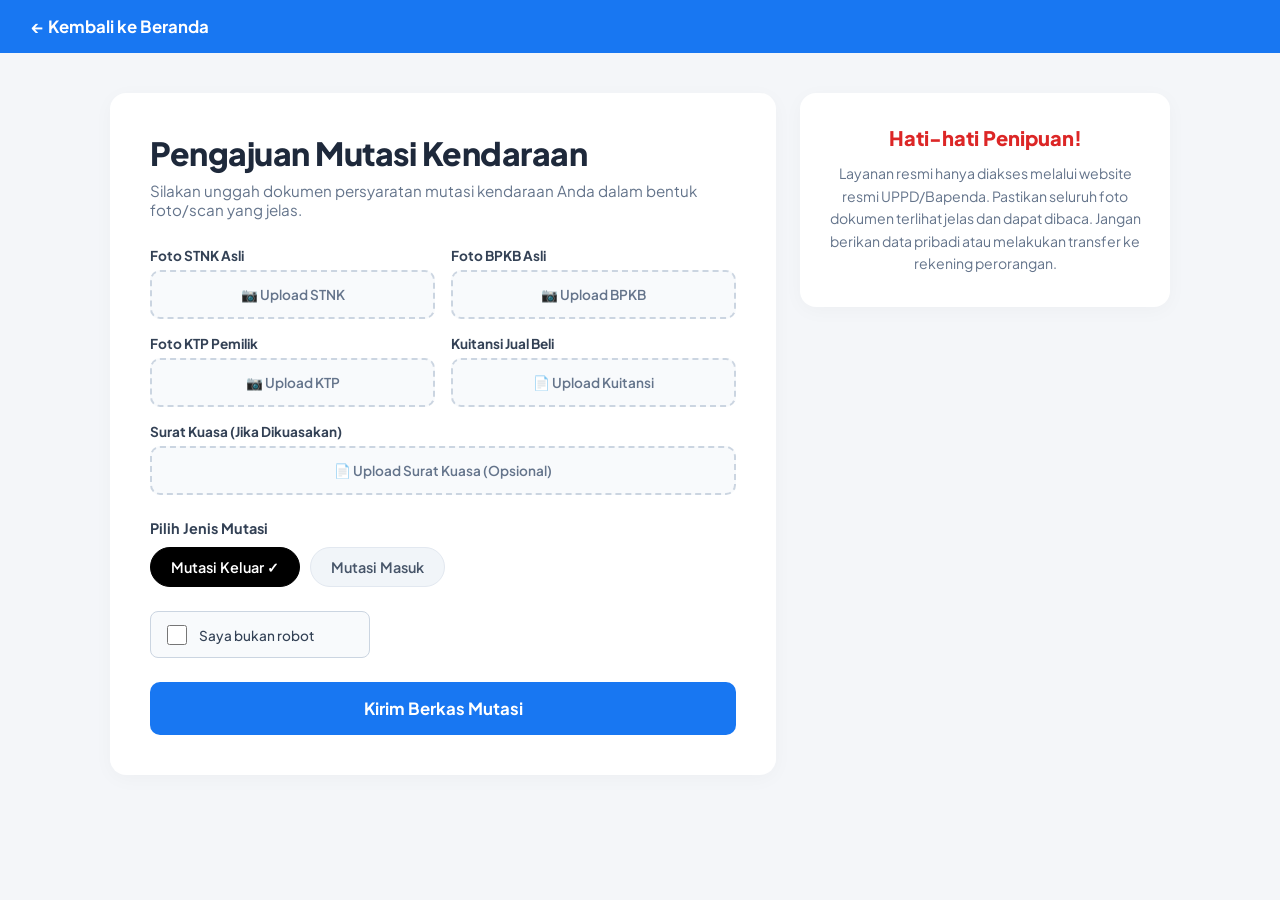
<file: pages/mutasi_kendaraan.html>
<!DOCTYPE html>
<html lang="id">
<head>
    <meta charset="UTF-8">
    <meta name="viewport" content="width=device-width, initial-scale=1.0">
    <title>Pengajuan Mutasi Kendaraan - UPPD Kota Semarang II</title>
    <!-- Import Font Plus Jakarta Sans -->
    <link rel="preconnect" href="https://fonts.googleapis.com">
    <link rel="preconnect" href="https://fonts.gstatic.com" crossorigin>
    <link href="https://fonts.googleapis.com/css2?family=Plus+Jakarta+Sans:wght@400;500;600;700;800&display=swap" rel="stylesheet">
    
    <style>
        * {
            margin: 0;
            padding: 0;
            box-sizing: border-box;
            font-family: 'Plus Jakarta Sans', -apple-system, BlinkMacSystemFont, sans-serif;
        }

        body {
            background-color: #f4f6f9;
            color: #333333;
            min-height: 100vh;
        }

        /* Top Bar Navigation */
        .top-bar {
            background-color: #1877f2;
            padding: 16px 32px;
            width: 100%;
        }

        .back-button {
            color: #ffffff;
            text-decoration: none;
            font-size: 1.05rem;
            font-weight: 700;
            display: inline-flex;
            align-items: center;
            gap: 8px;
            transition: opacity 0.2s ease;
        }

        .back-button:hover {
            opacity: 0.85;
        }

        /* Container Layout Split */
        .main-container {
            max-width: 1100px;
            margin: 40px auto;
            padding: 0 20px;
            display: grid;
            grid-template-columns: 1.8fr 1fr;
            gap: 24px;
            align-items: start;
        }

        /* Form Card Layout */
        .card-form {
            background: #ffffff;
            border-radius: 16px;
            padding: 40px;
            box-shadow: 0 4px 20px rgba(0, 0, 0, 0.03);
        }

        .page-title {
            color: #1e293b;
            font-size: 2rem;
            font-weight: 800;
            margin-bottom: 8px;
            letter-spacing: -0.5px;
        }

        .page-subtitle {
            color: #64748b;
            font-size: 0.95rem;
            margin-bottom: 28px;
        }

        /* Grid Upload Dokumen */
        .upload-grid {
            display: grid;
            grid-template-columns: 1fr 1fr;
            gap: 16px;
            margin-bottom: 24px;
        }

        .upload-item {
            display: flex;
            flex-direction: column;
            gap: 6px;
        }

        .upload-item.full-width {
            grid-column: span 2;
        }

        .upload-label {
            font-size: 0.85rem;
            font-weight: 700;
            color: #334155;
        }

        .file-input-wrapper {
            position: relative;
            background-color: #f8fafc;
            border: 2px dashed #cbd5e1;
            border-radius: 10px;
            padding: 14px;
            text-align: center;
            cursor: pointer;
            transition: all 0.2s ease;
        }

        .file-input-wrapper:hover {
            border-color: #1877f2;
            background-color: #f0f7ff;
        }

        .file-input-wrapper input[type="file"] {
            position: absolute;
            top: 0;
            left: 0;
            width: 100%;
            height: 100%;
            opacity: 0;
            cursor: pointer;
        }

        .file-input-text {
            font-size: 0.85rem;
            color: #64748b;
            font-weight: 600;
            display: flex;
            align-items: center;
            justify-content: center;
            gap: 8px;
        }

        /* Type / Option Select Group */
        .form-group-label {
            font-size: 0.9rem;
            font-weight: 700;
            color: #334155;
            margin-bottom: 10px;
            display: block;
        }

        .option-group {
            display: flex;
            gap: 10px;
            margin-bottom: 24px;
        }

        .badge-btn {
            background-color: #f1f5f9;
            border: 1px solid #e2e8f0;
            color: #475569;
            padding: 10px 20px;
            border-radius: 20px;
            font-size: 0.9rem;
            font-weight: 600;
            cursor: pointer;
            transition: all 0.2s ease;
        }

        .badge-btn.active {
            background-color: #000000;
            color: #ffffff;
            border-color: #000000;
        }

        /* Captcha Mockup */
        .captcha-box {
            border: 1px solid #cbd5e1;
            background-color: #f8fafc;
            border-radius: 8px;
            padding: 12px 16px;
            display: inline-flex;
            align-items: center;
            gap: 12px;
            margin-bottom: 24px;
            width: 220px;
        }

        .captcha-box input[type="checkbox"] {
            width: 20px;
            height: 20px;
            cursor: pointer;
        }

        .captcha-box span {
            font-size: 0.85rem;
            color: #334155;
            font-weight: 500;
        }

        /* Submit Button */
        .btn-submit {
            width: 100%;
            background-color: #1877f2;
            color: #ffffff;
            border: none;
            padding: 16px;
            border-radius: 10px;
            font-size: 1.05rem;
            font-weight: 700;
            cursor: pointer;
            transition: background-color 0.2s ease;
        }

        .btn-submit:hover {
            background-color: #1464cc;
        }

        /* Warning Card (Right Side) */
        .card-warning {
            background: #ffffff;
            border-radius: 16px;
            padding: 32px 24px;
            box-shadow: 0 4px 20px rgba(0, 0, 0, 0.03);
            text-align: center;
        }

        .warning-title {
            color: #dc2626;
            font-size: 1.25rem;
            font-weight: 800;
            margin-bottom: 12px;
        }

        .warning-text {
            color: #64748b;
            font-size: 0.88rem;
            line-height: 1.6;
        }

        /* Responsive Breakpoint */
        @media (max-width: 850px) {
            .main-container {
                grid-template-columns: 1fr;
            }
            .upload-grid {
                grid-template-columns: 1fr;
            }
            .upload-item.full-width {
                grid-column: span 1;
            }
        }
    </style>
</head>
<body>

    <!-- Top Navigation Bar -->
    <header class="top-bar">
        <a href="index.html" class="back-button">
            &larr; Kembali ke Beranda
        </a>
    </header>

    <!-- Main Container Layout Split -->
    <main class="main-container">
        
        <!-- Left Section: Form Upload Mutasi -->
        <section class="card-form">
            <h1 class="page-title">Pengajuan Mutasi Kendaraan</h1>
            <p class="page-subtitle">Silakan unggah dokumen persyaratan mutasi kendaraan Anda dalam bentuk foto/scan yang jelas.</p>

            <form action="#" method="POST" enctype="multipart/form-data" onsubmit="event.preventDefault();">
                
                <!-- Grid Area Upload Dokumen -->
                <div class="upload-grid">
                    
                    <!-- Foto STNK -->
                    <div class="upload-item">
                        <label class="upload-label">Foto STNK Asli</label>
                        <div class="file-input-wrapper">
                            <input type="file" name="stnk" accept="image/*,.pdf" required>
                            <span class="file-input-text">📷 Upload STNK</span>
                        </div>
                    </div>

                    <!-- Foto BPKB -->
                    <div class="upload-item">
                        <label class="upload-label">Foto BPKB Asli</label>
                        <div class="file-input-wrapper">
                            <input type="file" name="bpkb" accept="image/*,.pdf" required>
                            <span class="file-input-text">📷 Upload BPKB</span>
                        </div>
                    </div>

                    <!-- Foto KTP -->
                    <div class="upload-item">
                        <label class="upload-label">Foto KTP Pemilik</label>
                        <div class="file-input-wrapper">
                            <input type="file" name="ktp" accept="image/*,.pdf" required>
                            <span class="file-input-text">📷 Upload KTP</span>
                        </div>
                    </div>

                    <!-- Foto Kuitansi Jual Beli -->
                    <div class="upload-item">
                        <label class="upload-label">Kuitansi Jual Beli</label>
                        <div class="file-input-wrapper">
                            <input type="file" name="kuitansi" accept="image/*,.pdf" required>
                            <span class="file-input-text">📄 Upload Kuitansi</span>
                        </div>
                    </div>

                    <!-- Surat Kuasa -->
                    <div class="upload-item full-width">
                        <label class="upload-label">Surat Kuasa (Jika Dikuasakan)</label>
                        <div class="file-input-wrapper">
                            <input type="file" name="surat_kuasa" accept="image/*,.pdf">
                            <span class="file-input-text">📄 Upload Surat Kuasa (Opsional)</span>
                        </div>
                    </div>

                </div>

                <!-- Jenis Layanan Mutasi -->
                <label class="form-group-label">Pilih Jenis Mutasi</label>
                <div class="option-group">
                    <button type="button" class="badge-btn active">Mutasi Keluar &#10003;</button>
                    <button type="button" class="badge-btn">Mutasi Masuk</button>
                </div>

                <!-- Captcha Mockup -->
                <div class="captcha-box">
                    <input type="checkbox" id="captcha" required>
                    <label for="captcha"><span>Saya bukan robot</span></label>
                </div>

                <!-- Action Button -->
                <button type="submit" class="btn-submit">Kirim Berkas Mutasi</button>
            </form>
        </section>

        <!-- Right Section: Warning Card -->
        <aside class="card-warning">
            <h2 class="warning-title">Hati-hati Penipuan!</h2>
            <p class="warning-text">
                Layanan resmi hanya diakses melalui website resmi UPPD/Bapenda. Pastikan seluruh foto dokumen terlihat jelas dan dapat dibaca. Jangan berikan data pribadi atau melakukan transfer ke rekening perorangan.
            </p>
        </aside>

    </main>

</body>
</html>
</file>
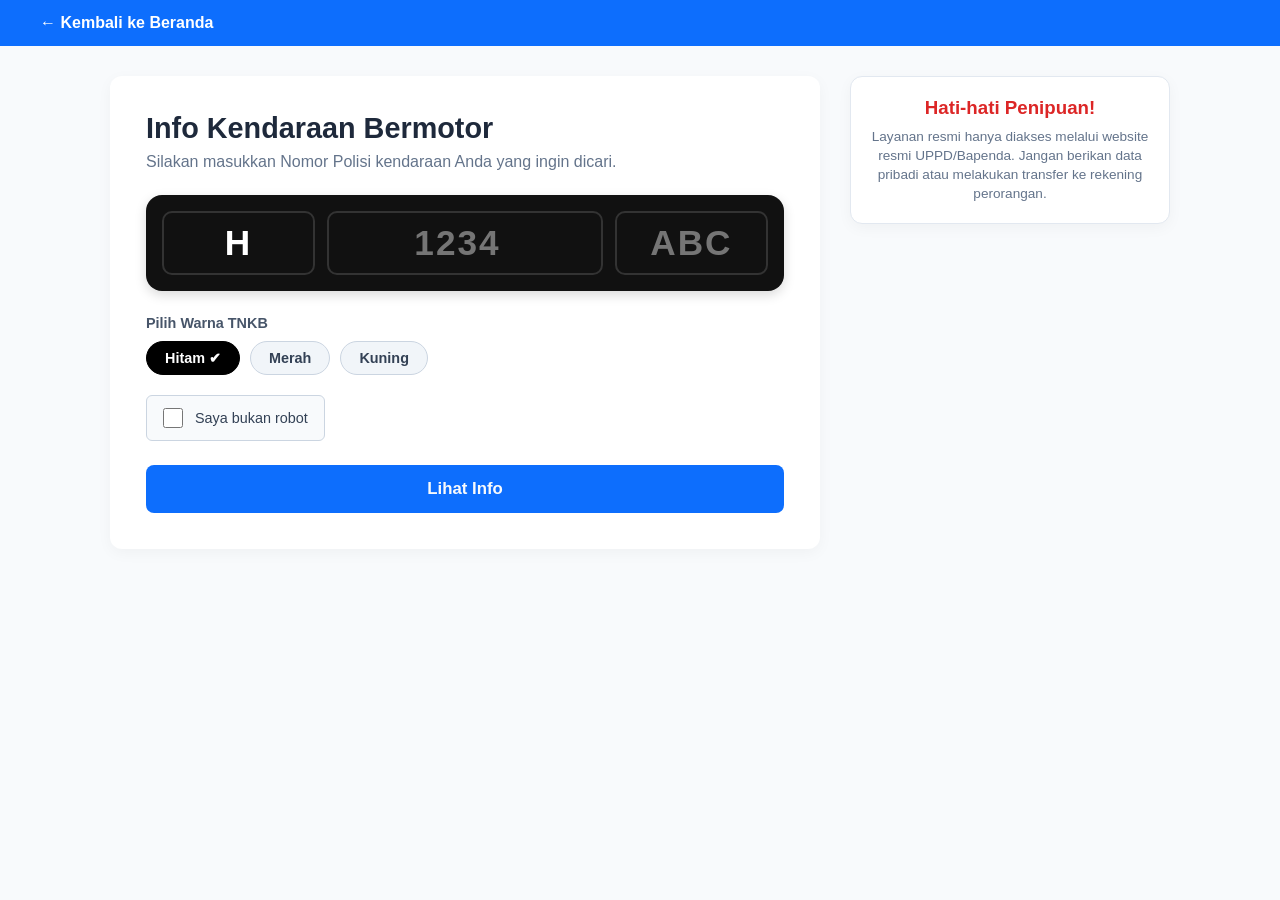
<file: pages/pajak tahunan.html>
<!DOCTYPE html>
<html lang="id">
<head>
    <meta charset="UTF-8">
    <meta name="viewport" content="width=device-width, initial-scale=1.0">
    <title>Info Kendaraan Bermotor - UPPD Kota Semarang II</title>
    <style>
        * {
            box-sizing: border-box;
            margin: 0;
            padding: 0;
            font-family: 'Segoe UI', Roboto, Helvetica, Arial, sans-serif;
        }

        body {
            background-color: #f8fafc;
            color: #334155;
            min-height: 100vh;
        }

        /* Top Bar Header */
        .top-bar {
            background-color: #0d6efd;
            padding: 14px 40px;
            display: flex;
            align-items: center;
        }

        .btn-back {
            color: #ffffff;
            text-decoration: none;
            font-weight: 600;
            font-size: 1rem;
            display: flex;
            align-items: center;
            gap: 8px;
            transition: opacity 0.2s;
        }

        .btn-back:hover {
            opacity: 0.85;
        }

        /* Main Container Layout */
        .main-container {
            max-width: 1100px;
            margin: 30px auto;
            padding: 0 20px;
            display: flex;
            gap: 30px;
        }

        .content-area {
            flex: 1;
            background-color: #ffffff;
            border-radius: 12px;
            padding: 36px;
            box-shadow: 0 4px 15px rgba(0, 0, 0, 0.04);
        }

        .sidebar-area {
            width: 320px;
        }

        .info-card {
            background-color: #ffffff;
            border-radius: 12px;
            padding: 20px;
            box-shadow: 0 4px 15px rgba(0, 0, 0, 0.04);
            border: 1px solid #e2e8f0;
            text-align: center;
        }

        .info-card img {
            max-width: 100%;
            border-radius: 8px;
        }

        .page-title {
            color: #1e293b;
            font-size: 1.8rem;
            font-weight: 700;
            margin-bottom: 8px;
        }

        .page-subtitle {
            color: #64748b;
            font-size: 1rem;
            margin-bottom: 24px;
        }

        /* Plat Nomor Visual Style */
        .plat-container {
            background-color: #111111;
            border-radius: 16px;
            padding: 16px;
            display: flex;
            align-items: center;
            justify-content: space-between;
            gap: 12px;
            margin-bottom: 24px;
            box-shadow: 0 4px 12px rgba(0,0,0,0.15);
        }

        .plat-input-group {
            flex: 1;
        }

        .plat-input-group.center {
            flex: 1.8;
        }

        .plat-input {
            width: 100%;
            background-color: transparent;
            border: 2px solid #333333;
            border-radius: 10px;
            color: #ffffff;
            font-size: 2.2rem;
            font-weight: 800;
            text-align: center;
            text-transform: uppercase;
            padding: 10px 4px;
            outline: none;
            letter-spacing: 2px;
            transition: border-color 0.2s;
        }

        .plat-input:focus {
            border-color: #22c55e;
        }

        /* Warna TNKB Options */
        .tnkb-section {
            margin-bottom: 20px;
        }

        .tnkb-title {
            font-size: 0.9rem;
            font-weight: 600;
            color: #475569;
            margin-bottom: 10px;
        }

        .tnkb-options {
            display: flex;
            gap: 10px;
        }

        /* Style Netral Tombol TNKB */
        .tnkb-btn {
            padding: 8px 18px;
            border-radius: 20px;
            border: 1px solid #cbd5e1;
            background-color: #f1f5f9;
            color: #334155;
            font-weight: 600;
            font-size: 0.9rem;
            cursor: pointer;
            transition: all 0.2s;
        }

        .tnkb-btn:hover {
            border-color: #94a3b8;
        }

        /* Style Khusus Warna Saat Tombol AKTIF */
        .tnkb-btn[data-color="hitam"].active {
            background-color: #000000;
            color: #ffffff;
            border-color: #000000;
        }

        .tnkb-btn[data-color="merah"].active {
            background-color: #dc2626;
            color: #ffffff;
            border-color: #dc2626;
        }

        .tnkb-btn[data-color="kuning"].active {
            background-color: #eab308;
            color: #ffffff;
            border-color: #eab308;
        }

        /* Mock Captcha Box */
        .captcha-box {
            display: inline-flex;
            align-items: center;
            gap: 12px;
            background-color: #f8fafc;
            border: 1px solid #cbd5e1;
            border-radius: 6px;
            padding: 12px 16px;
            margin-bottom: 24px;
        }

        .captcha-checkbox {
            width: 20px;
            height: 20px;
            cursor: pointer;
        }

        .captcha-text {
            font-size: 0.9rem;
            color: #334155;
        }

        /* Submit Button */
        .btn-submit {
            width: 100%;
            background-color:  #0d6efd;
            color:  #f8fafc;
            border: none;
            padding: 14px;
            border-radius: 8px;
            font-weight: 700;
            font-size: 1.05rem;
            cursor: pointer;
            transition: background-color 0.2s;
        }

        .btn-submit.ready {
            background-color: #22c55e;
            color: #ffffff;
        }

        .btn-submit.ready:hover {
            background-color: #16a34a;
        }

        /* Result Section */
        .result-box {
            margin-top: 30px;
            padding: 24px;
            background-color: #f8fafc;
            border: 1px solid #e2e8f0;
            border-radius: 10px;
            display: none;
        }

        .result-box.active {
            display: block;
        }

        .result-row {
            display: flex;
            justify-content: space-between;
            padding: 10px 0;
            border-bottom: 1px solid #edf2f7;
            font-size: 0.95rem;
        }

        .result-row:last-child {
            border-bottom: none;
        }

        .result-row.total {
            border-top: 2px solid #0d6efd;
            margin-top: 10px;
            padding-top: 14px;
            font-weight: bold;
            font-size: 1.1rem;
            color: #1e293b;
        }

        .error-message {
            margin-top: 20px;
            color: #dc3545;
            background-color: #f8d7da;
            border: 1px solid #f5c6cb;
            padding: 12px;
            border-radius: 8px;
            display: none;
        }
    </style>
</head>
<body>

    <!-- Header Navigation -->
    <div class="top-bar">
        <a href="../index.html" class="btn-back">
            &#8592; Kembali ke Beranda
        </a>
    </div>

    <!-- Main Container -->
    <div class="main-container">
        
        <!-- Left Content Area -->
        <div class="content-area">
            <h1 class="page-title">Info Kendaraan Bermotor</h1>
            <p class="page-subtitle">Silakan masukkan Nomor Polisi kendaraan Anda yang ingin dicari.</p>

            <form id="pajakForm">
                <!-- Visual Plat Nomor -->
                <div class="plat-container">
                    <div class="plat-input-group">
                        <input type="text" id="platDepan" class="plat-input" placeholder="H" maxlength="2" required value="H" oninput="this.value = this.value.replace(/[^a-zA-Z]/g, '').toUpperCase();">
                    </div>
                    <div class="plat-input-group center">
                        <input type="number" id="platAngka" class="plat-input" placeholder="1234" oninput="if (this.value.length > 4) this.value = this.value.slice(0, 4);" required>
                    </div>
                    <div class="plat-input-group">
                        <input type="text" id="platBelakang" class="plat-input" placeholder="ABC" maxlength="3" required>
                    </div>
                </div>

                <!-- Opsi Warna TNKB -->
                <div class="tnkb-section">
                    <div class="tnkb-title">Pilih Warna TNKB</div>
                    <div class="tnkb-options">
                        <button type="button" class="tnkb-btn active" data-color="hitam">Hitam &#10004;</button>
                        <button type="button" class="tnkb-btn" data-color="merah">Merah</button>
                        <button type="button" class="tnkb-btn" data-color="kuning">Kuning</button>
                    </div>
                </div>

                <!-- Captcha Mockup -->
                <div class="captcha-box">
                    <input type="checkbox" id="captchaCheck" class="captcha-checkbox" required>
                    <label for="captchaCheck" class="captcha-text">Saya bukan robot</label>
                </div>

                <!-- Submit Button -->
                <button type="submit" id="btnSubmit" class="btn-submit">Lihat Info</button>
            </form>

            <div id="errorMessage" class="error-message">
                Data kendaraan tidak ditemukan. Pastikan nomor plat yang dimasukkan benar.
            </div>

            <!-- Hasil Pencarian -->
            <div id="resultBox" class="result-box">
                <div class="result-row">
                    <span>Nomor Polisi</span>
                    <strong id="resPlat"></strong>
                </div>
                <div class="result-row">
                    <span>Merk / Tipe Kendaraan</span>
                    <strong id="resMerk"></strong>
                </div>
                <div class="result-row">
                    <span>Tahun Pembuatan</span>
                    <strong id="resTahun"></strong>
                </div>
                <div class="result-row">
                    <span>Jatuh Tempo PKB</span>
                    <strong id="resJatuhTempo"></strong>
                </div>
                <div class="result-row">
                    <span>PKB Pokok</span>
                    <span id="resPKB"></span>
                </div>
                <div class="result-row">
                    <span>SWDKLLJ</span>
                    <span id="resSWDKLLJ"></span>
                </div>
                <div class="result-row total">
                    <span>Total Tagihan Pajak</span>
                    <span id="resTotal" style="color: #0d6efd;"></span>
                </div>
            </div>
        </div>

        <!-- Right Sidebar Area -->
        <div class="sidebar-area">
            <div class="info-card">
                <h3 style="color: #dc2626; margin-bottom: 8px;">Hati-hati Penipuan!</h3>
                <p style="font-size: 0.85rem; color: #64748b; line-height: 1.4;">
                    Layanan resmi hanya diakses melalui website resmi UPPD/Bapenda. Jangan berikan data pribadi atau melakukan transfer ke rekening perorangan.
                </p>
            </div>
        </div>

    </div>

    <script>
        // Logic Pilihan Warna TNKB
        const tnkbButtons = document.querySelectorAll('.tnkb-btn');

        tnkbButtons.forEach(button => {
            button.addEventListener('click', function() {
                // Hapus class 'active' dan simbol centang dari semua tombol
                tnkbButtons.forEach(btn => {
                    btn.classList.remove('active');
                    btn.innerHTML = btn.innerText.replace(' ✔', '');
                });

                // Tambahkan class 'active' dan simbol centang ke tombol yang diklik
                this.classList.add('active');
                this.innerHTML += ' &#10004;';
            });
        });

        // Logic Captcha
        const captchaCheck = document.getElementById('captchaCheck');
        const btnSubmit = document.getElementById('btnSubmit');

        captchaCheck.addEventListener('change', function() {
            if(this.checked) {
                btnSubmit.classList.add('ready');
            } else {
                btnSubmit.classList.remove('ready');
            }
        });

        // Logic Form Submit
        document.getElementById('pajakForm').addEventListener('submit', function(e) {
            e.preventDefault();
            
            const depan = document.getElementById('platDepan').value.trim().toUpperCase();
            const angka = document.getElementById('platAngka').value.trim();
            const belakang = document.getElementById('platBelakang').value.trim().toUpperCase();
            
            const fullPlat = `${depan} ${angka} ${belakang}`;

            const resultBox = document.getElementById('resultBox');
            const errorMsg = document.getElementById('errorMessage');

            // Simulasi Data Database
            const database = {
                "H 1234 ABC": {
                    merk: "Honda Vario 160",
                    tahun: "2023",
                    jatuhTempo: "15 Oktober 2026",
                    pkb: 350000,
                    swdkllj: 35000
                },
                "H 8888 XYZ": {
                    merk: "Toyota Avanza Veloz",
                    tahun: "2021",
                    jatuhTempo: "20 Mei 2026",
                    pkb: 2850000,
                    swdkllj: 143000
                }
            };

            const formatRupiah = (number) => {
                return 'Rp ' + number.toLocaleString('id-ID');
            };

            if (database[fullPlat]) {
                const data = database[fullPlat];
                const total = data.pkb + data.swdkllj;

                document.getElementById('resPlat').innerText = fullPlat;
                document.getElementById('resMerk').innerText = data.merk;
                document.getElementById('resTahun').innerText = data.tahun;
                document.getElementById('resJatuhTempo').innerText = data.jatuhTempo;
                document.getElementById('resPKB').innerText = formatRupiah(data.pkb);
                document.getElementById('resSWDKLLJ').innerText = formatRupiah(data.swdkllj);
                document.getElementById('resTotal').innerText = formatRupiah(total);

                errorMsg.style.display = 'none';
                resultBox.classList.add('active');
            } else {
                resultBox.classList.remove('active');
                errorMsg.style.display = 'block';
            }
        });
    </script>
</body>
</html>
</file>
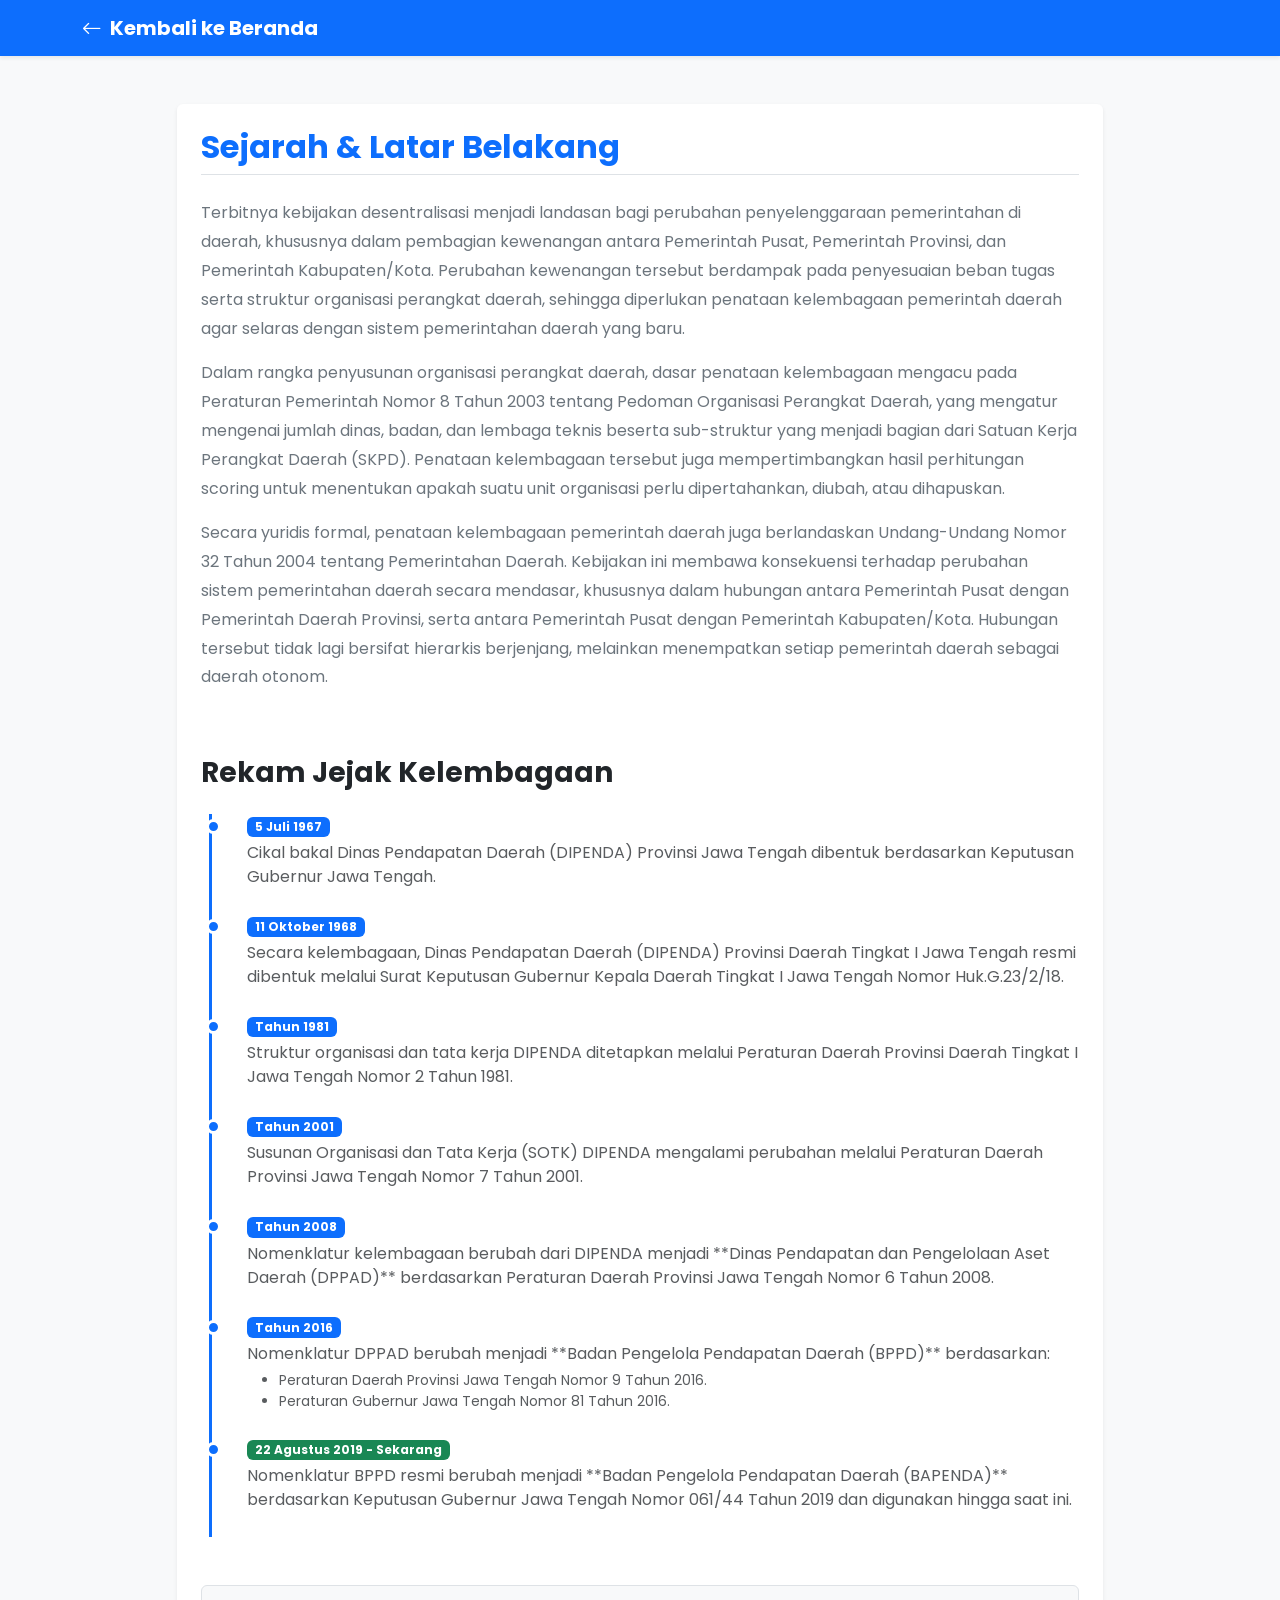
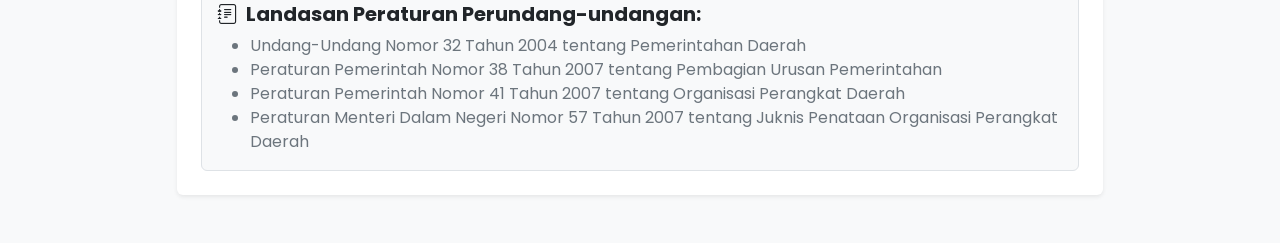
<file: pages/sejarah.html>
<!DOCTYPE html>
<html lang="id">
<head>
    <meta charset="UTF-8">
    <meta name="viewport" content="width=device-width, initial-scale=1.0">
    <title>Sejarah - UPPD Kota Semarang II</title>
    <!-- Bootstrap CSS -->
    <link href="https://cdn.jsdelivr.net/npm/bootstrap@5.3.8/dist/css/bootstrap.min.css" rel="stylesheet">
    <!-- Bootstrap Icons -->
    <link rel="stylesheet" href="https://cdn.jsdelivr.net/npm/bootstrap-icons@1.13.1/font/bootstrap-icons.min.css">
    <!-- Google Font -->
    <link href="https://fonts.googleapis.com/css2?family=Poppins:wght@300;400;500;600;700&display=swap" rel="stylesheet">
    <style>
        body {
            font-family: 'Poppins', sans-serif;
            background-color: #f8f9fa;
        }
        .timeline {
            position: relative;
            padding-left: 20px;
            border-left: 3px solid #0d6efd;
        }
        .timeline-item {
            position: relative;
            margin-bottom: 25px;
            padding-left: 15px;
        }
        .timeline-item::before {
            content: '';
            position: absolute;
            left: -26px;
            top: 5px;
            width: 15px;
            height: 15px;
            border-radius: 50%;
            background-color: #0d6efd;
            border: 3px solid #fff;
        }
    </style>
</head>
<body>

    <!-- Header / Navbar Sederhana -->
    <nav class="navbar navbar-expand-lg navbar-dark bg-primary shadow-sm mb-4">
        <div class="container">
            <a class="navbar-brand fw-bold" href="../index.html">
                <i class="bi bi-arrow-left me-2"></i>Kembali ke Beranda
            </a>
        </div>
    </nav>

    <!-- Content Utama -->
    <div class="container my-5">
        <div class="row justify-content-center">
            <div class="col-lg-10">
                <div class="card shadow-sm border-0 p-4">
                    
                    <h2 class="fw-bold text-primary mb-4 border-bottom pb-2">Sejarah & Latar Belakang</h2>
                    
                    <!-- Latar Belakang Deskripsi -->
                    <div class="mb-5 text-secondary style-description" style="line-height: 1.8;">
                        <p>Terbitnya kebijakan desentralisasi menjadi landasan bagi perubahan penyelenggaraan pemerintahan di daerah, khususnya dalam pembagian kewenangan antara Pemerintah Pusat, Pemerintah Provinsi, dan Pemerintah Kabupaten/Kota. Perubahan kewenangan tersebut berdampak pada penyesuaian beban tugas serta struktur organisasi perangkat daerah, sehingga diperlukan penataan kelembagaan pemerintah daerah agar selaras dengan sistem pemerintahan daerah yang baru.</p>
                        
                        <p>Dalam rangka penyusunan organisasi perangkat daerah, dasar penataan kelembagaan mengacu pada Peraturan Pemerintah Nomor 8 Tahun 2003 tentang Pedoman Organisasi Perangkat Daerah, yang mengatur mengenai jumlah dinas, badan, dan lembaga teknis beserta sub-struktur yang menjadi bagian dari Satuan Kerja Perangkat Daerah (SKPD). Penataan kelembagaan tersebut juga mempertimbangkan hasil perhitungan scoring untuk menentukan apakah suatu unit organisasi perlu dipertahankan, diubah, atau dihapuskan.</p>
                        
                        <p>Secara yuridis formal, penataan kelembagaan pemerintah daerah juga berlandaskan Undang-Undang Nomor 32 Tahun 2004 tentang Pemerintahan Daerah. Kebijakan ini membawa konsekuensi terhadap perubahan sistem pemerintahan daerah secara mendasar, khususnya dalam hubungan antara Pemerintah Pusat dengan Pemerintah Daerah Provinsi, serta antara Pemerintah Pusat dengan Pemerintah Kabupaten/Kota. Hubungan tersebut tidak lagi bersifat hierarkis berjenjang, melainkan menempatkan setiap pemerintah daerah sebagai daerah otonom.</p>
                    </div>

                    <!-- Timeline Perjalanan Sejarah -->
                    <h3 class="fw-bold text-dark mb-4">Rekam Jejak Kelembagaan</h3>
                    
                    <div class="timeline ms-2">
                        <div class="timeline-item">
                            <span class="badge bg-primary mb-1">5 Juli 1967</span>
                            <p class="mb-0 text-muted">Cikal bakal Dinas Pendapatan Daerah (DIPENDA) Provinsi Jawa Tengah dibentuk berdasarkan Keputusan Gubernur Jawa Tengah.</p>
                        </div>
                        
                        <div class="timeline-item">
                            <span class="badge bg-primary mb-1">11 Oktober 1968</span>
                            <p class="mb-0 text-muted">Secara kelembagaan, Dinas Pendapatan Daerah (DIPENDA) Provinsi Daerah Tingkat I Jawa Tengah resmi dibentuk melalui Surat Keputusan Gubernur Kepala Daerah Tingkat I Jawa Tengah Nomor Huk.G.23/2/18.</p>
                        </div>

                        <div class="timeline-item">
                            <span class="badge bg-primary mb-1">Tahun 1981</span>
                            <p class="mb-0 text-muted">Struktur organisasi dan tata kerja DIPENDA ditetapkan melalui Peraturan Daerah Provinsi Daerah Tingkat I Jawa Tengah Nomor 2 Tahun 1981.</p>
                        </div>

                        <div class="timeline-item">
                            <span class="badge bg-primary mb-1">Tahun 2001</span>
                            <p class="mb-0 text-muted">Susunan Organisasi dan Tata Kerja (SOTK) DIPENDA mengalami perubahan melalui Peraturan Daerah Provinsi Jawa Tengah Nomor 7 Tahun 2001.</p>
                        </div>

                        <div class="timeline-item">
                            <span class="badge bg-primary mb-1">Tahun 2008</span>
                            <p class="mb-0 text-muted">Nomenklatur kelembagaan berubah dari DIPENDA menjadi **Dinas Pendapatan dan Pengelolaan Aset Daerah (DPPAD)** berdasarkan Peraturan Daerah Provinsi Jawa Tengah Nomor 6 Tahun 2008.</p>
                        </div>

                        <div class="timeline-item">
                            <span class="badge bg-primary mb-1">Tahun 2016</span>
                            <p class="mb-1 text-muted">Nomenklatur DPPAD berubah menjadi **Badan Pengelola Pendapatan Daerah (BPPD)** berdasarkan:</p>
                            <ul class="text-muted small">
                                <li>Peraturan Daerah Provinsi Jawa Tengah Nomor 9 Tahun 2016.</li>
                                <li>Peraturan Gubernur Jawa Tengah Nomor 81 Tahun 2016.</li>
                            </ul>
                        </div>

                        <div class="timeline-item">
                            <span class="badge bg-success mb-1">22 Agustus 2019 - Sekarang</span>
                            <p class="mb-0 text-muted">Nomenklatur BPPD resmi berubah menjadi **Badan Pengelola Pendapatan Daerah (BAPENDA)** berdasarkan Keputusan Gubernur Jawa Tengah Nomor 061/44 Tahun 2019 dan digunakan hingga saat ini.</p>
                        </div>
                    </div>

                    <!-- Dasar Hukum -->
                    <div class="mt-5 p-3 bg-light rounded border">
                        <h5 class="fw-bold"><i class="bi bi-journal-text me-2"></i>Landasan Peraturan Perundang-undangan:</h5>
                        <ul class="mb-0 text-secondary">
                            <li>Undang-Undang Nomor 32 Tahun 2004 tentang Pemerintahan Daerah</li>
                            <li>Peraturan Pemerintah Nomor 38 Tahun 2007 tentang Pembagian Urusan Pemerintahan</li>
                            <li>Peraturan Pemerintah Nomor 41 Tahun 2007 tentang Organisasi Perangkat Daerah</li>
                            <li>Peraturan Menteri Dalam Negeri Nomor 57 Tahun 2007 tentang Juknis Penataan Organisasi Perangkat Daerah</li>
                        </ul>
                    </div>

                </div>
            </div>
        </div>
    </div>

</body>
</html>
</file>
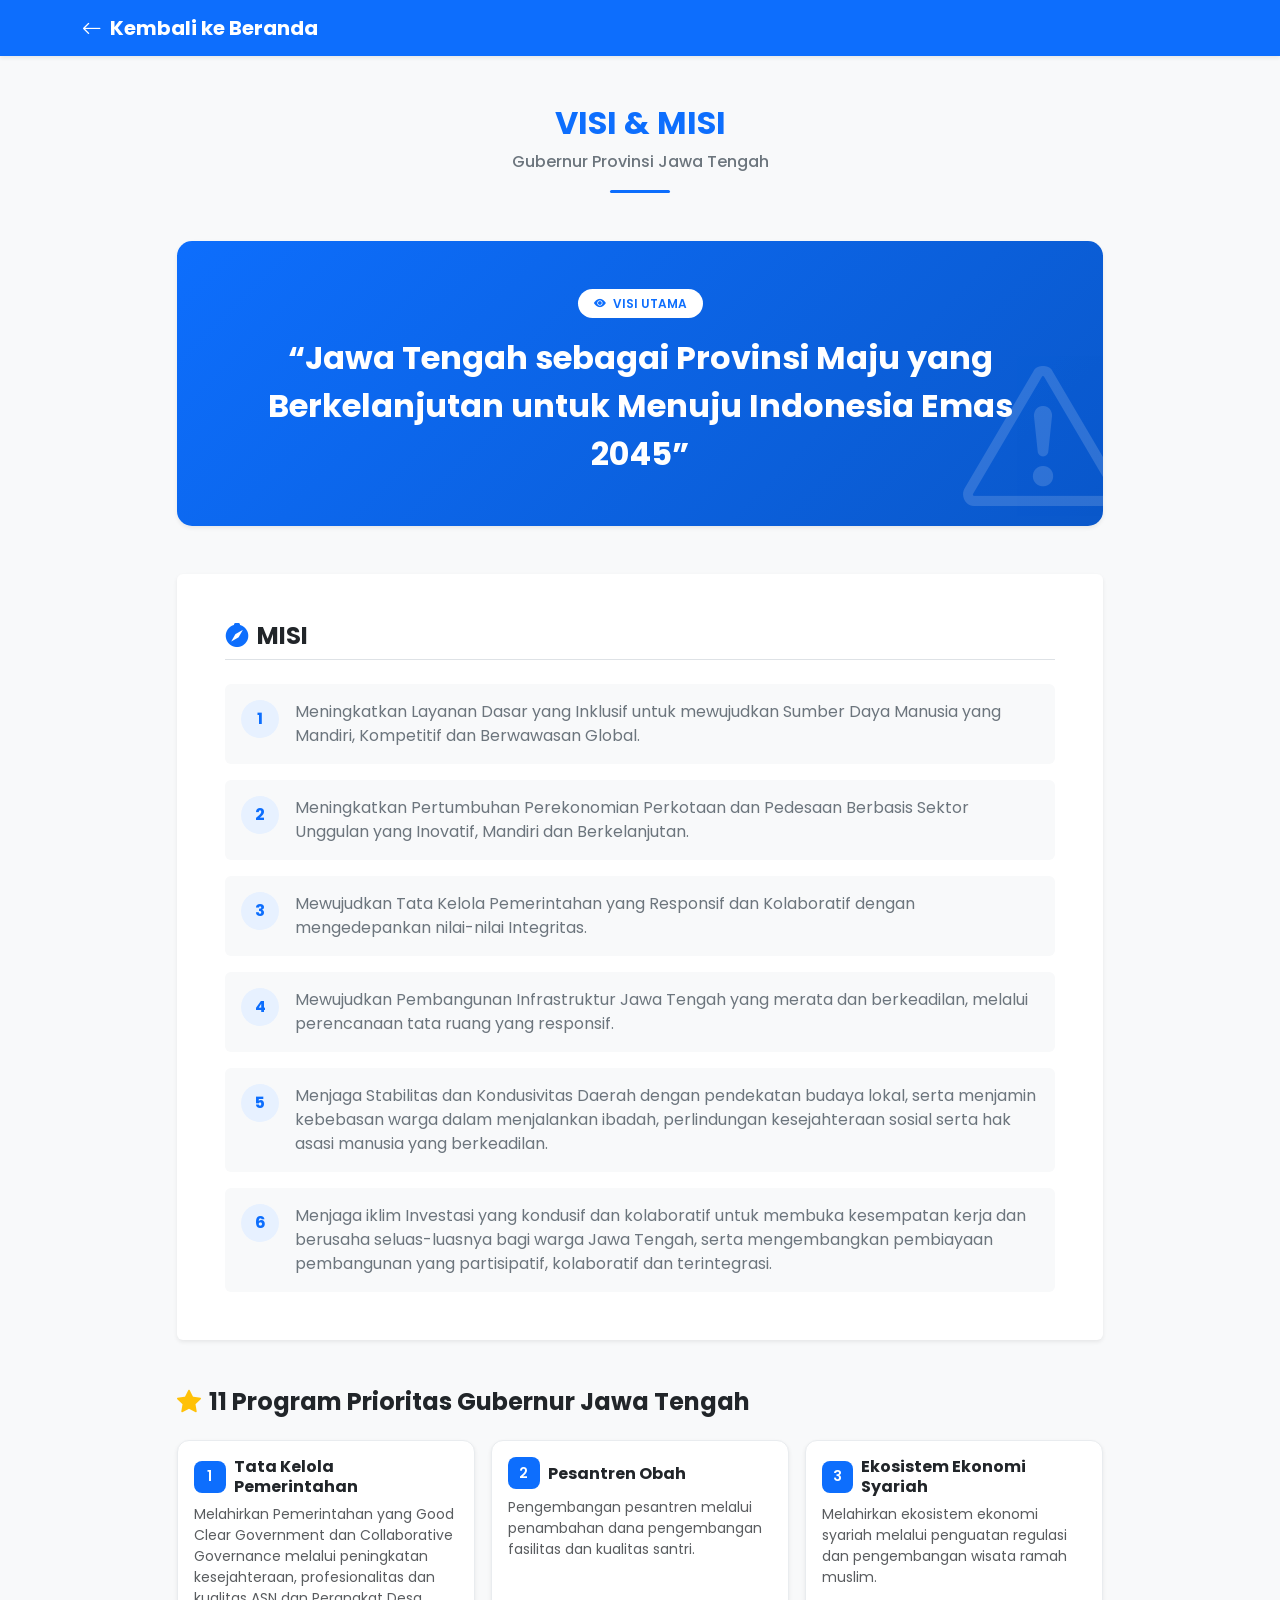
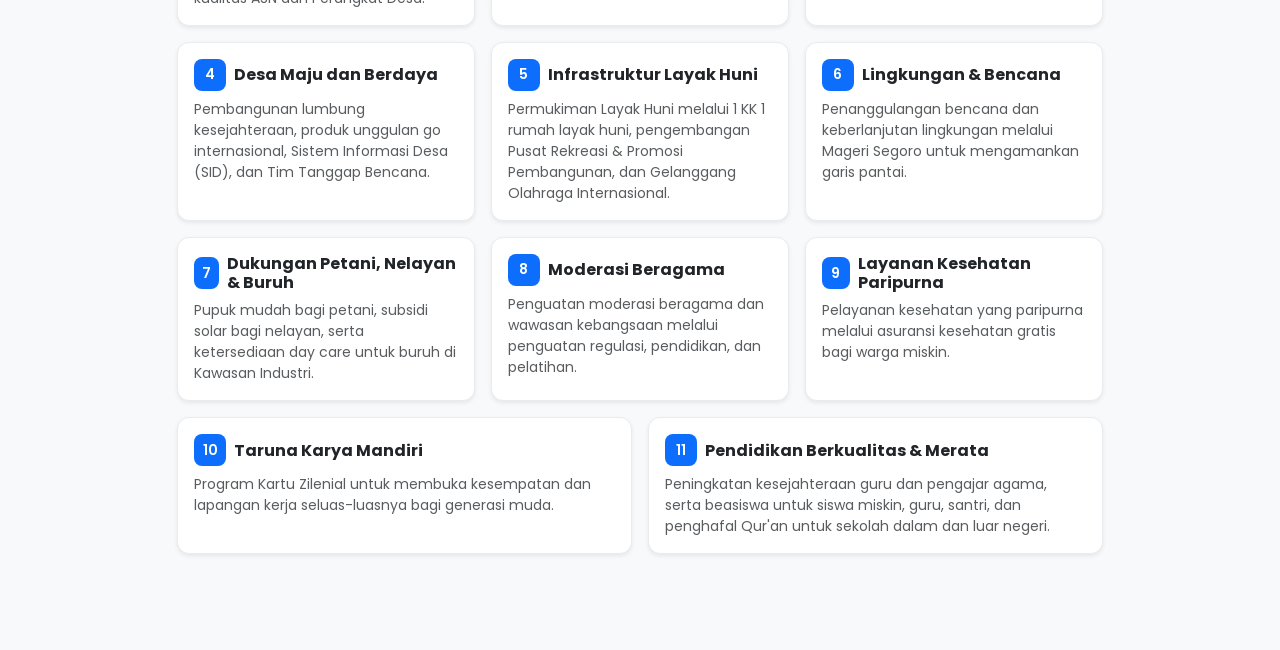
<file: pages/visi misi.html>
<!DOCTYPE html>
<html lang="id">
<head>
    <meta charset="UTF-8">
    <meta name="viewport" content="width=device-width, initial-scale=1.0">
    <title>Visi & Misi - UPPD Kota Semarang II</title>
    <!-- Bootstrap CSS -->
    <link href="https://cdn.jsdelivr.net/npm/bootstrap@5.3.8/dist/css/bootstrap.min.css" rel="stylesheet">
    <!-- Bootstrap Icons -->
    <link rel="stylesheet" href="https://cdn.jsdelivr.net/npm/bootstrap-icons@1.13.1/font/bootstrap-icons.min.css">
    <!-- Google Font -->
    <link href="https://fonts.googleapis.com/css2?family=Poppins:wght@300;400;500;600;700&display=swap" rel="stylesheet">
    <style>
        body {
            font-family: 'Poppins', sans-serif;
            background-color: #f8f9fa;
        }
        .visi-box {
            background: linear-gradient(135deg, #0d6efd 0%, #0a58ca 100%);
            color: white;
            border-radius: 15px;
            position: relative;
            overflow: hidden;
        }
        .visi-box::after {
            content: "\F33B";
            font-family: "bootstrap-icons";
            position: absolute;
            right: -20px;
            bottom: -30px;
            font-size: 160px;
            opacity: 0.15;
            color: white;
        }
        .misi-number {
            width: 38px;
            height: 38px;
            background-color: #e7f1ff;
            color: #0d6efd;
            font-weight: 700;
            border-radius: 50%;
            display: flex;
            align-items: center;
            justify-content: center;
            flex-shrink: 0;
        }
        .program-card {
            border: 1px solid #e9ecef;
            border-radius: 12px;
            transition: all 0.3s ease;
            height: 100%;
            background-color: #ffffff;
        }
        .program-card:hover {
            transform: translateY(-3px);
            box-shadow: 0 10px 20px rgba(0, 0, 0, 0.08) !important;
            border-color: #0d6efd;
        }
        .program-badge {
            background-color: #0d6efd;
            color: #ffffff;
            width: 32px;
            height: 32px;
            border-radius: 8px;
            display: flex;
            align-items: center;
            justify-content: center;
            font-weight: 600;
            font-size: 14px;
        }
    </style>
</head>
<body>

    <!-- Navigation Bar -->
    <nav class="navbar navbar-expand-lg navbar-dark bg-primary shadow-sm mb-4">
        <div class="container">
            <a class="navbar-brand fw-bold" href="../index.html">
                <i class="bi bi-arrow-left me-2"></i>Kembali ke Beranda
            </a>
        </div>
    </nav>

    <!-- Main Content -->
    <div class="container my-5">
        <div class="row justify-content-center">
            <div class="col-lg-10">
                
                <!-- Judul Utama -->
                <div class="text-center mb-5">
                    <h2 class="fw-bold text-primary">VISI & MISI</h2>
                    <p class="text-secondary fw-medium">Gubernur Provinsi Jawa Tengah</p>
                    <div class="mx-auto bg-primary" style="height: 3px; width: 60px; border-radius: 2px;"></div>
                </div>

                <!-- Card Visi -->
                <div class="visi-box p-4 p-md-5 mb-5 shadow-sm text-center">
                    <span class="badge bg-white text-primary px-3 py-2 rounded-pill fw-semibold mb-3">
                        <i class="bi bi-eye-fill me-1"></i> VISI UTAMA
                    </span>
                    <h3 class="fw-bold mb-0 style-quote fs-2" style="line-height: 1.5;">
                        “Jawa Tengah sebagai Provinsi Maju yang Berkelanjutan untuk Menuju Indonesia Emas 2045”
                    </h3>
                </div>

                <!-- Section Misi -->
                <div class="card shadow-sm border-0 p-4 p-md-5 mb-5">
                    <h4 class="fw-bold text-dark mb-4 border-bottom pb-2">
                        <i class="bi bi-compass-fill text-primary me-2"></i>MISI
                    </h4>
                    
                    <div class="d-flex flex-column gap-3">
                        <div class="d-flex align-items-start gap-3 p-3 rounded bg-light">
                            <div class="misi-number">1</div>
                            <p class="mb-0 text-secondary align-self-center">Meningkatkan Layanan Dasar yang Inklusif untuk mewujudkan Sumber Daya Manusia yang Mandiri, Kompetitif dan Berwawasan Global.</p>
                        </div>

                        <div class="d-flex align-items-start gap-3 p-3 rounded bg-light">
                            <div class="misi-number">2</div>
                            <p class="mb-0 text-secondary align-self-center">Meningkatkan Pertumbuhan Perekonomian Perkotaan dan Pedesaan Berbasis Sektor Unggulan yang Inovatif, Mandiri dan Berkelanjutan.</p>
                        </div>

                        <div class="d-flex align-items-start gap-3 p-3 rounded bg-light">
                            <div class="misi-number">3</div>
                            <p class="mb-0 text-secondary align-self-center">Mewujudkan Tata Kelola Pemerintahan yang Responsif dan Kolaboratif dengan mengedepankan nilai-nilai Integritas.</p>
                        </div>

                        <div class="d-flex align-items-start gap-3 p-3 rounded bg-light">
                            <div class="misi-number">4</div>
                            <p class="mb-0 text-secondary align-self-center">Mewujudkan Pembangunan Infrastruktur Jawa Tengah yang merata dan berkeadilan, melalui perencanaan tata ruang yang responsif.</p>
                        </div>

                        <div class="d-flex align-items-start gap-3 p-3 rounded bg-light">
                            <div class="misi-number">5</div>
                            <p class="mb-0 text-secondary align-self-center">Menjaga Stabilitas dan Kondusivitas Daerah dengan pendekatan budaya lokal, serta menjamin kebebasan warga dalam menjalankan ibadah, perlindungan kesejahteraan sosial serta hak asasi manusia yang berkeadilan.</p>
                        </div>

                        <div class="d-flex align-items-start gap-3 p-3 rounded bg-light">
                            <div class="misi-number">6</div>
                            <p class="mb-0 text-secondary align-self-center">Menjaga iklim Investasi yang kondusif dan kolaboratif untuk membuka kesempatan kerja dan berusaha seluas-luasnya bagi warga Jawa Tengah, serta mengembangkan pembiayaan pembangunan yang partisipatif, kolaboratif dan terintegrasi.</p>
                        </div>
                    </div>
                </div>

                <!-- Section 11 Program Prioritas -->
                <div class="mb-5">
                    <div class="d-flex align-items-center mb-4">
                        <h4 class="fw-bold text-dark mb-0">
                            <i class="bi bi-star-fill text-warning me-2"></i>11 Program Prioritas Gubernur Jawa Tengah
                        </h4>
                    </div>

                    <div class="row g-3">
                        <!-- Program 1 -->
                        <div class="col-md-6 col-lg-4">
                            <div class="program-card p-3 shadow-sm">
                                <div class="d-flex align-items-center gap-2 mb-2">
                                    <div class="program-badge">1</div>
                                    <h6 class="fw-bold mb-0 text-dark">Tata Kelola Pemerintahan</h6>
                                </div>
                                <p class="small text-muted mb-0">Melahirkan Pemerintahan yang Good Clear Government dan Collaborative Governance melalui peningkatan kesejahteraan, profesionalitas dan kualitas ASN dan Perangkat Desa.</p>
                            </div>
                        </div>

                        <!-- Program 2 -->
                        <div class="col-md-6 col-lg-4">
                            <div class="program-card p-3 shadow-sm">
                                <div class="d-flex align-items-center gap-2 mb-2">
                                    <div class="program-badge">2</div>
                                    <h6 class="fw-bold mb-0 text-dark">Pesantren Obah</h6>
                                </div>
                                <p class="small text-muted mb-0">Pengembangan pesantren melalui penambahan dana pengembangan fasilitas dan kualitas santri.</p>
                            </div>
                        </div>

                        <!-- Program 3 -->
                        <div class="col-md-6 col-lg-4">
                            <div class="program-card p-3 shadow-sm">
                                <div class="d-flex align-items-center gap-2 mb-2">
                                    <div class="program-badge">3</div>
                                    <h6 class="fw-bold mb-0 text-dark">Ekosistem Ekonomi Syariah</h6>
                                </div>
                                <p class="small text-muted mb-0">Melahirkan ekosistem ekonomi syariah melalui penguatan regulasi dan pengembangan wisata ramah muslim.</p>
                            </div>
                        </div>

                        <!-- Program 4 -->
                        <div class="col-md-6 col-lg-4">
                            <div class="program-card p-3 shadow-sm">
                                <div class="d-flex align-items-center gap-2 mb-2">
                                    <div class="program-badge">4</div>
                                    <h6 class="fw-bold mb-0 text-dark">Desa Maju dan Berdaya</h6>
                                </div>
                                <p class="small text-muted mb-0">Pembangunan lumbung kesejahteraan, produk unggulan go internasional, Sistem Informasi Desa (SID), dan Tim Tanggap Bencana.</p>
                            </div>
                        </div>

                        <!-- Program 5 -->
                        <div class="col-md-6 col-lg-4">
                            <div class="program-card p-3 shadow-sm">
                                <div class="d-flex align-items-center gap-2 mb-2">
                                    <div class="program-badge">5</div>
                                    <h6 class="fw-bold mb-0 text-dark">Infrastruktur Layak Huni</h6>
                                </div>
                                <p class="small text-muted mb-0">Permukiman Layak Huni melalui 1 KK 1 rumah layak huni, pengembangan Pusat Rekreasi & Promosi Pembangunan, dan Gelanggang Olahraga Internasional.</p>
                            </div>
                        </div>

                        <!-- Program 6 -->
                        <div class="col-md-6 col-lg-4">
                            <div class="program-card p-3 shadow-sm">
                                <div class="d-flex align-items-center gap-2 mb-2">
                                    <div class="program-badge">6</div>
                                    <h6 class="fw-bold mb-0 text-dark">Lingkungan & Bencana</h6>
                                </div>
                                <p class="small text-muted mb-0">Penanggulangan bencana dan keberlanjutan lingkungan melalui Mageri Segoro untuk mengamankan garis pantai.</p>
                            </div>
                        </div>

                        <!-- Program 7 -->
                        <div class="col-md-6 col-lg-4">
                            <div class="program-card p-3 shadow-sm">
                                <div class="d-flex align-items-center gap-2 mb-2">
                                    <div class="program-badge">7</div>
                                    <h6 class="fw-bold mb-0 text-dark">Dukungan Petani, Nelayan & Buruh</h6>
                                </div>
                                <p class="small text-muted mb-0">Pupuk mudah bagi petani, subsidi solar bagi nelayan, serta ketersediaan day care untuk buruh di Kawasan Industri.</p>
                            </div>
                        </div>

                        <!-- Program 8 -->
                        <div class="col-md-6 col-lg-4">
                            <div class="program-card p-3 shadow-sm">
                                <div class="d-flex align-items-center gap-2 mb-2">
                                    <div class="program-badge">8</div>
                                    <h6 class="fw-bold mb-0 text-dark">Moderasi Beragama</h6>
                                </div>
                                <p class="small text-muted mb-0">Penguatan moderasi beragama dan wawasan kebangsaan melalui penguatan regulasi, pendidikan, dan pelatihan.</p>
                            </div>
                        </div>

                        <!-- Program 9 -->
                        <div class="col-md-6 col-lg-4">
                            <div class="program-card p-3 shadow-sm">
                                <div class="d-flex align-items-center gap-2 mb-2">
                                    <div class="program-badge">9</div>
                                    <h6 class="fw-bold mb-0 text-dark">Layanan Kesehatan Paripurna</h6>
                                </div>
                                <p class="small text-muted mb-0">Pelayanan kesehatan yang paripurna melalui asuransi kesehatan gratis bagi warga miskin.</p>
                            </div>
                        </div>

                        <!-- Program 10 -->
                        <div class="col-md-6 col-lg-6">
                            <div class="program-card p-3 shadow-sm">
                                <div class="d-flex align-items-center gap-2 mb-2">
                                    <div class="program-badge">10</div>
                                    <h6 class="fw-bold mb-0 text-dark">Taruna Karya Mandiri</h6>
                                </div>
                                <p class="small text-muted mb-0">Program Kartu Zilenial untuk membuka kesempatan dan lapangan kerja seluas-luasnya bagi generasi muda.</p>
                            </div>
                        </div>

                        <!-- Program 11 -->
                        <div class="col-md-12 col-lg-6">
                            <div class="program-card p-3 shadow-sm">
                                <div class="d-flex align-items-center gap-2 mb-2">
                                    <div class="program-badge">11</div>
                                    <h6 class="fw-bold mb-0 text-dark">Pendidikan Berkualitas & Merata</h6>
                                </div>
                                <p class="small text-muted mb-0">Peningkatan kesejahteraan guru dan pengajar agama, serta beasiswa untuk siswa miskin, guru, santri, dan penghafal Qur'an untuk sekolah dalam dan luar negeri.</p>
                            </div>
                        </div>

                    </div>
                </div>

            </div>
        </div>
    </div>

</body>
</html>
</file>
